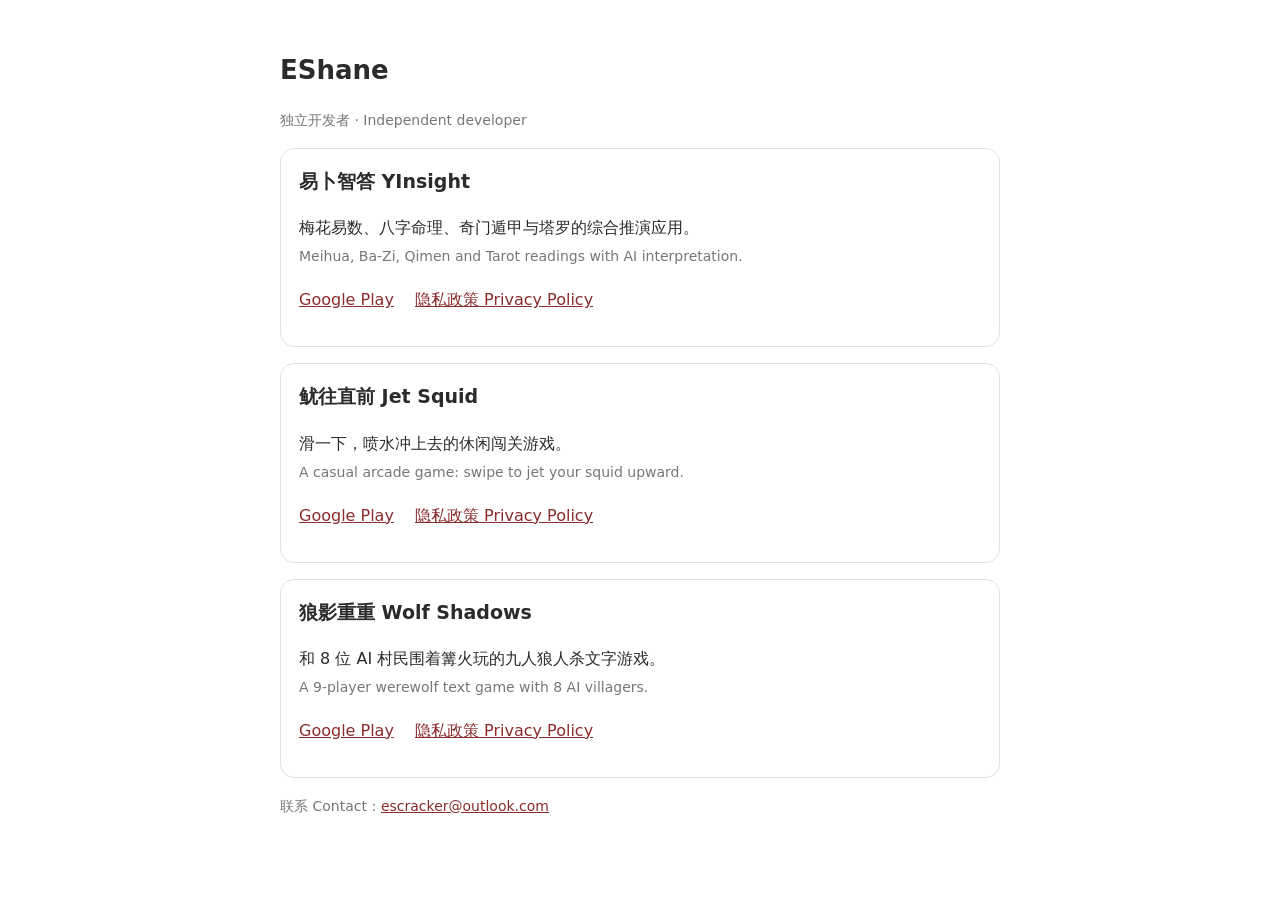
<file: index.html>
<!DOCTYPE html>
<html lang="zh-CN">
<head>
<meta charset="utf-8">
<meta name="viewport" content="width=device-width, initial-scale=1">
<title>EShane · Apps</title>
<link rel="stylesheet" href="style.css">
</head>
<body>
  <h1>EShane</h1>
  <p class="muted">独立开发者 · Independent developer</p>

  <div class="app">
    <h2>易卜智答 YInsight</h2>
    <p>梅花易数、八字命理、奇门遁甲与塔罗的综合推演应用。<br>
    <span class="muted">Meihua, Ba-Zi, Qimen and Tarot readings with AI interpretation.</span></p>
    <p class="links">
      <a href="https://play.google.com/store/apps/details?id=com.escracker.yinsight">Google Play</a>
      <a href="privacy-yinsight.html">隐私政策 Privacy Policy</a>
    </p>
  </div>

  <div class="app">
    <h2>鱿往直前 Jet Squid</h2>
    <p>滑一下，喷水冲上去的休闲闯关游戏。<br>
    <span class="muted">A casual arcade game: swipe to jet your squid upward.</span></p>
    <p class="links">
      <a href="https://play.google.com/store/apps/details?id=com.shane.jetsquid">Google Play</a>
      <a href="privacy-jetsquid.html">隐私政策 Privacy Policy</a>
    </p>
  </div>

  <div class="app">
    <h2>狼影重重 Wolf Shadows</h2>
    <p>和 8 位 AI 村民围着篝火玩的九人狼人杀文字游戏。<br>
    <span class="muted">A 9-player werewolf text game with 8 AI villagers.</span></p>
    <p class="links">
      <a href="https://play.google.com/store/apps/details?id=com.shane.wolfshadows">Google Play</a>
      <a href="privacy-wolfshadows.html">隐私政策 Privacy Policy</a>
    </p>
  </div>

  <p class="muted">联系 Contact：<a href="mailto:escracker@outlook.com">escracker@outlook.com</a></p>
</body>
</html>
</file>
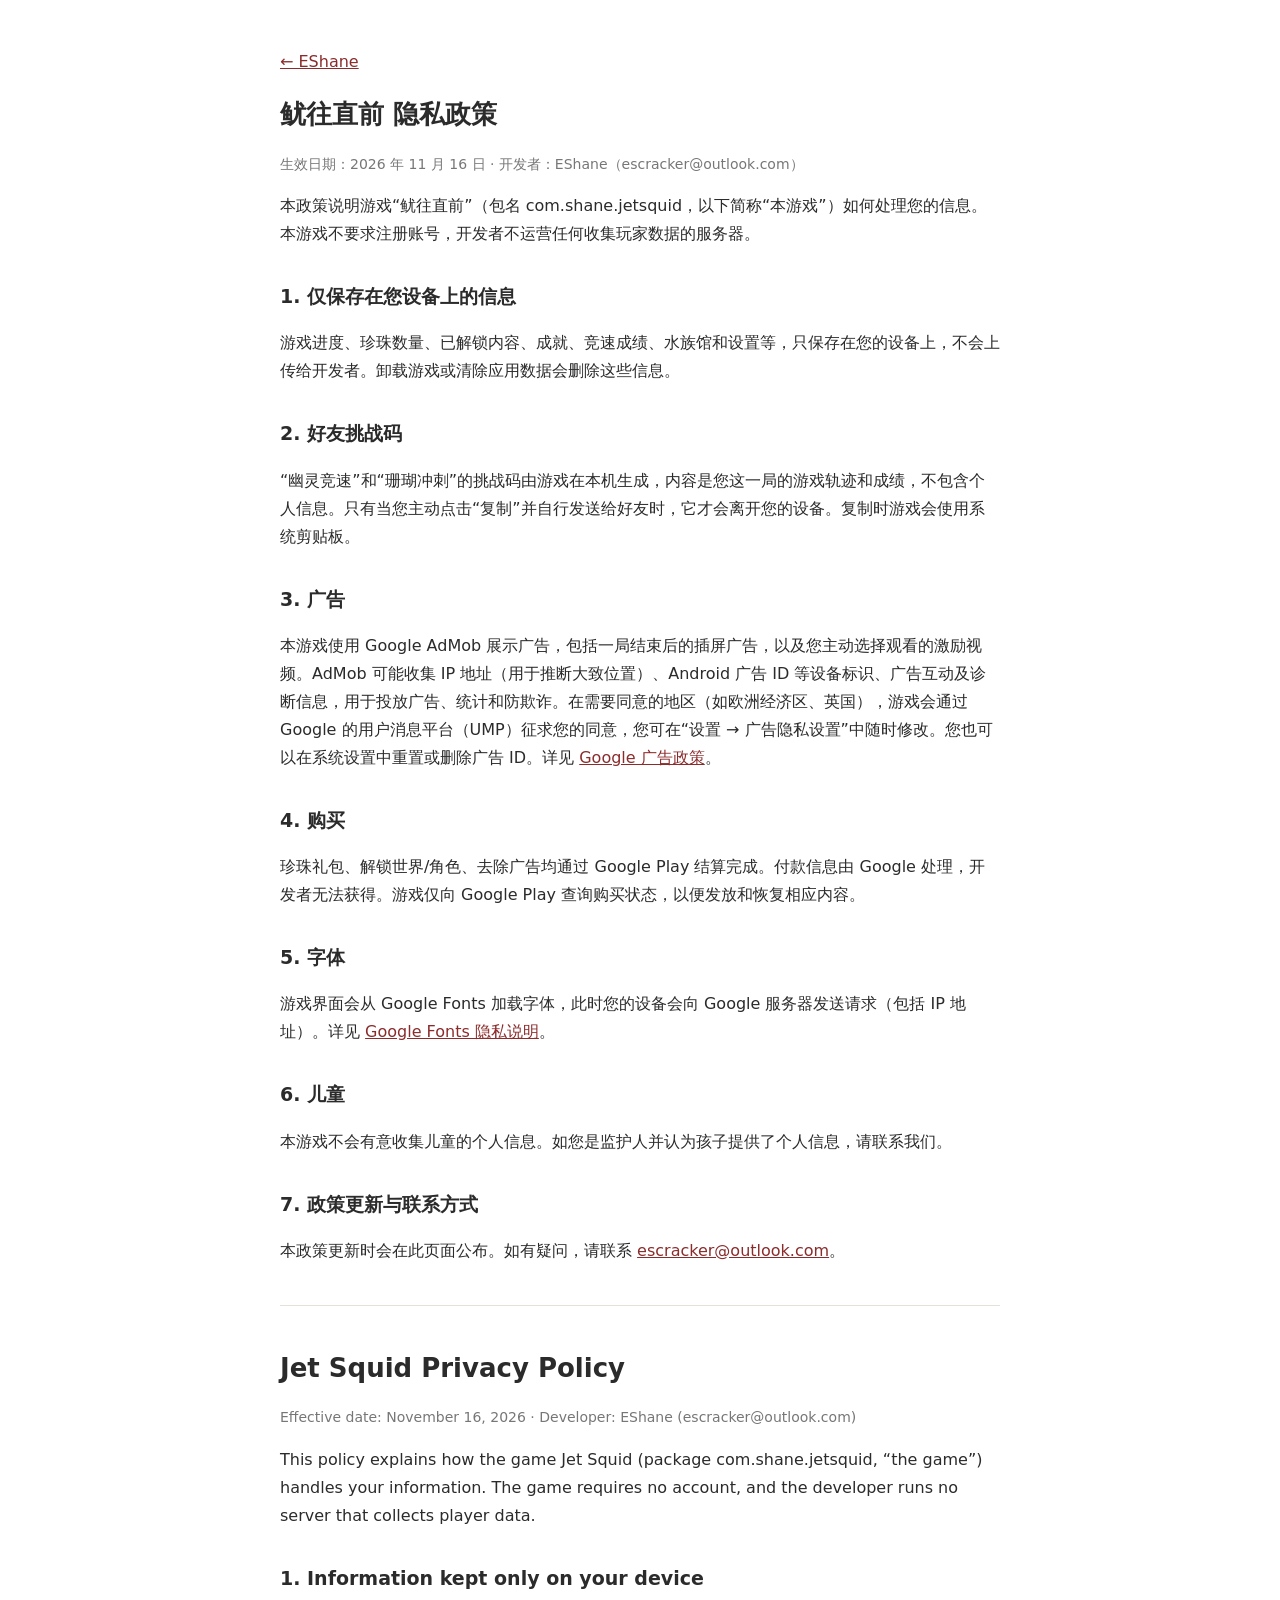
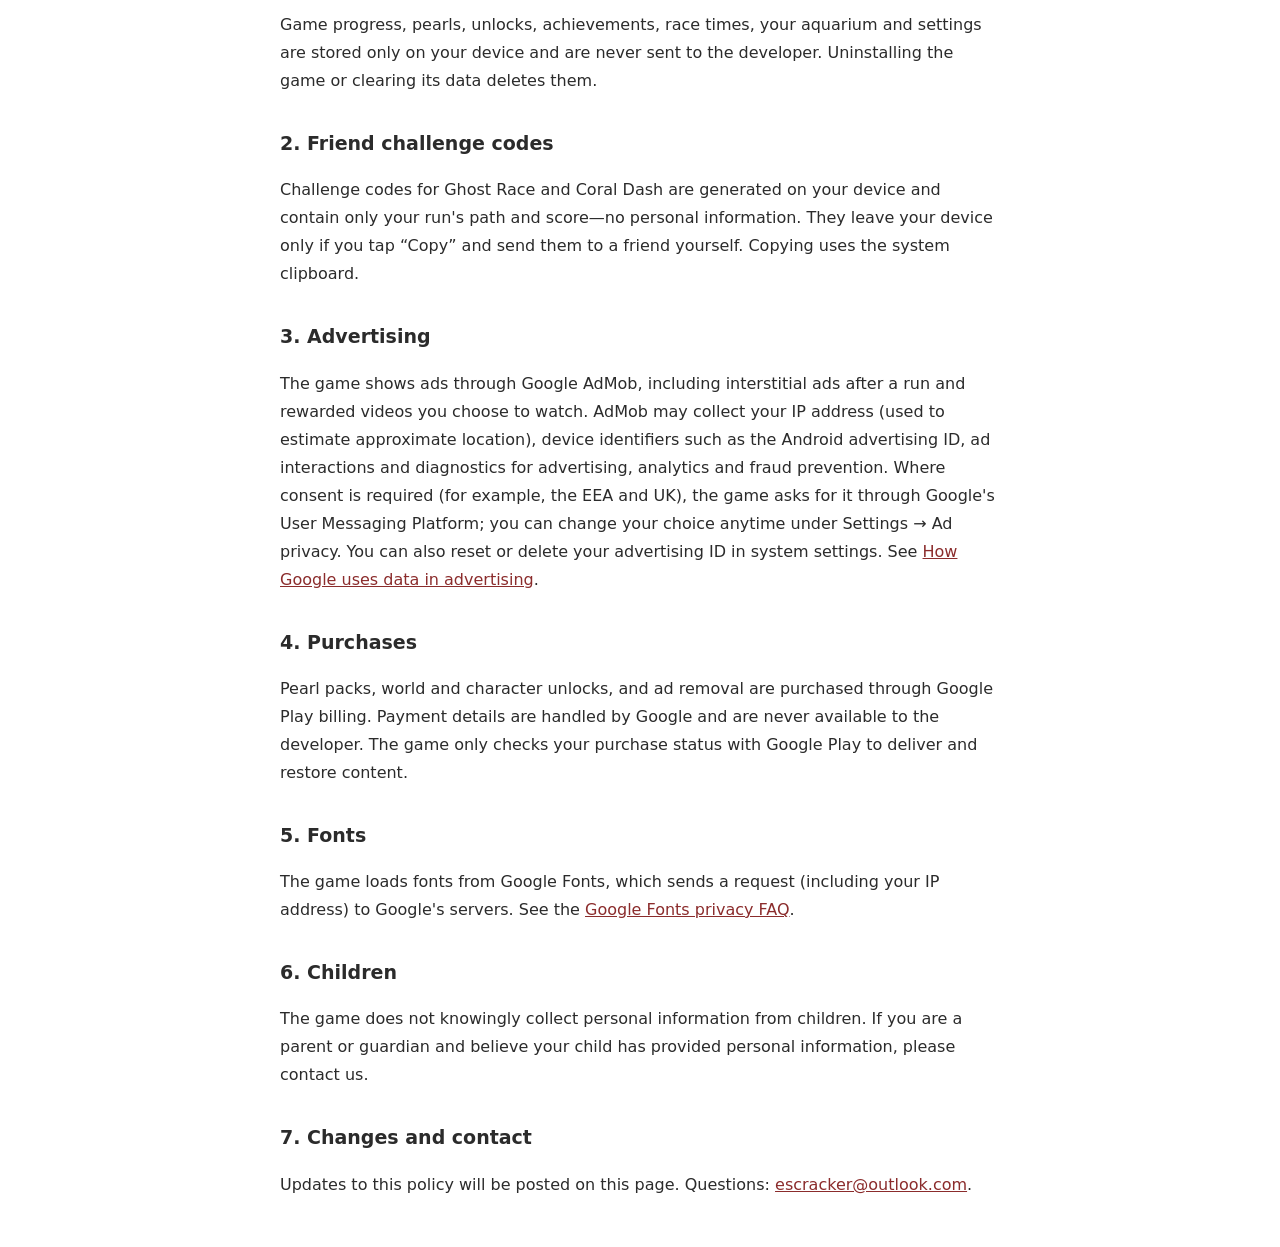
<file: privacy-jetsquid.html>
<!DOCTYPE html>
<html lang="zh-CN">
<head>
<meta charset="utf-8">
<meta name="viewport" content="width=device-width, initial-scale=1">
<title>鱿往直前 Jet Squid · 隐私政策 Privacy Policy</title>
<link rel="stylesheet" href="style.css">
</head>
<body>
<p><a href="index.html">← EShane</a></p>
<h1>鱿往直前 隐私政策</h1>
<p class="muted">生效日期：2026 年 11 月 16 日 · 开发者：EShane（escracker@outlook.com）</p>

<p>本政策说明游戏“鱿往直前”（包名 com.shane.jetsquid，以下简称“本游戏”）如何处理您的信息。本游戏不要求注册账号，开发者不运营任何收集玩家数据的服务器。</p>

<h2>1. 仅保存在您设备上的信息</h2>
<p>游戏进度、珍珠数量、已解锁内容、成就、竞速成绩、水族馆和设置等，只保存在您的设备上，不会上传给开发者。卸载游戏或清除应用数据会删除这些信息。</p>

<h2>2. 好友挑战码</h2>
<p>“幽灵竞速”和“珊瑚冲刺”的挑战码由游戏在本机生成，内容是您这一局的游戏轨迹和成绩，不包含个人信息。只有当您主动点击“复制”并自行发送给好友时，它才会离开您的设备。复制时游戏会使用系统剪贴板。</p>

<h2>3. 广告</h2>
<p>本游戏使用 Google AdMob 展示广告，包括一局结束后的插屏广告，以及您主动选择观看的激励视频。AdMob 可能收集 IP 地址（用于推断大致位置）、Android 广告 ID 等设备标识、广告互动及诊断信息，用于投放广告、统计和防欺诈。在需要同意的地区（如欧洲经济区、英国），游戏会通过 Google 的用户消息平台（UMP）征求您的同意，您可在“设置 → 广告隐私设置”中随时修改。您也可以在系统设置中重置或删除广告 ID。详见 <a href="https://policies.google.com/technologies/ads">Google 广告政策</a>。</p>

<h2>4. 购买</h2>
<p>珍珠礼包、解锁世界/角色、去除广告均通过 Google Play 结算完成。付款信息由 Google 处理，开发者无法获得。游戏仅向 Google Play 查询购买状态，以便发放和恢复相应内容。</p>

<h2>5. 字体</h2>
<p>游戏界面会从 Google Fonts 加载字体，此时您的设备会向 Google 服务器发送请求（包括 IP 地址）。详见 <a href="https://developers.google.com/fonts/faq/privacy">Google Fonts 隐私说明</a>。</p>

<h2>6. 儿童</h2>
<p>本游戏不会有意收集儿童的个人信息。如您是监护人并认为孩子提供了个人信息，请联系我们。</p>

<h2>7. 政策更新与联系方式</h2>
<p>本政策更新时会在此页面公布。如有疑问，请联系 <a href="mailto:escracker@outlook.com">escracker@outlook.com</a>。</p>

<hr>

<h1>Jet Squid Privacy Policy</h1>
<p class="muted">Effective date: November 16, 2026 · Developer: EShane (escracker@outlook.com)</p>

<p>This policy explains how the game Jet Squid (package com.shane.jetsquid, “the game”) handles your information. The game requires no account, and the developer runs no server that collects player data.</p>

<h2>1. Information kept only on your device</h2>
<p>Game progress, pearls, unlocks, achievements, race times, your aquarium and settings are stored only on your device and are never sent to the developer. Uninstalling the game or clearing its data deletes them.</p>

<h2>2. Friend challenge codes</h2>
<p>Challenge codes for Ghost Race and Coral Dash are generated on your device and contain only your run's path and score—no personal information. They leave your device only if you tap “Copy” and send them to a friend yourself. Copying uses the system clipboard.</p>

<h2>3. Advertising</h2>
<p>The game shows ads through Google AdMob, including interstitial ads after a run and rewarded videos you choose to watch. AdMob may collect your IP address (used to estimate approximate location), device identifiers such as the Android advertising ID, ad interactions and diagnostics for advertising, analytics and fraud prevention. Where consent is required (for example, the EEA and UK), the game asks for it through Google's User Messaging Platform; you can change your choice anytime under Settings → Ad privacy. You can also reset or delete your advertising ID in system settings. See <a href="https://policies.google.com/technologies/ads">How Google uses data in advertising</a>.</p>

<h2>4. Purchases</h2>
<p>Pearl packs, world and character unlocks, and ad removal are purchased through Google Play billing. Payment details are handled by Google and are never available to the developer. The game only checks your purchase status with Google Play to deliver and restore content.</p>

<h2>5. Fonts</h2>
<p>The game loads fonts from Google Fonts, which sends a request (including your IP address) to Google's servers. See the <a href="https://developers.google.com/fonts/faq/privacy">Google Fonts privacy FAQ</a>.</p>

<h2>6. Children</h2>
<p>The game does not knowingly collect personal information from children. If you are a parent or guardian and believe your child has provided personal information, please contact us.</p>

<h2>7. Changes and contact</h2>
<p>Updates to this policy will be posted on this page. Questions: <a href="mailto:escracker@outlook.com">escracker@outlook.com</a>.</p>
</body>
</html>
</file>
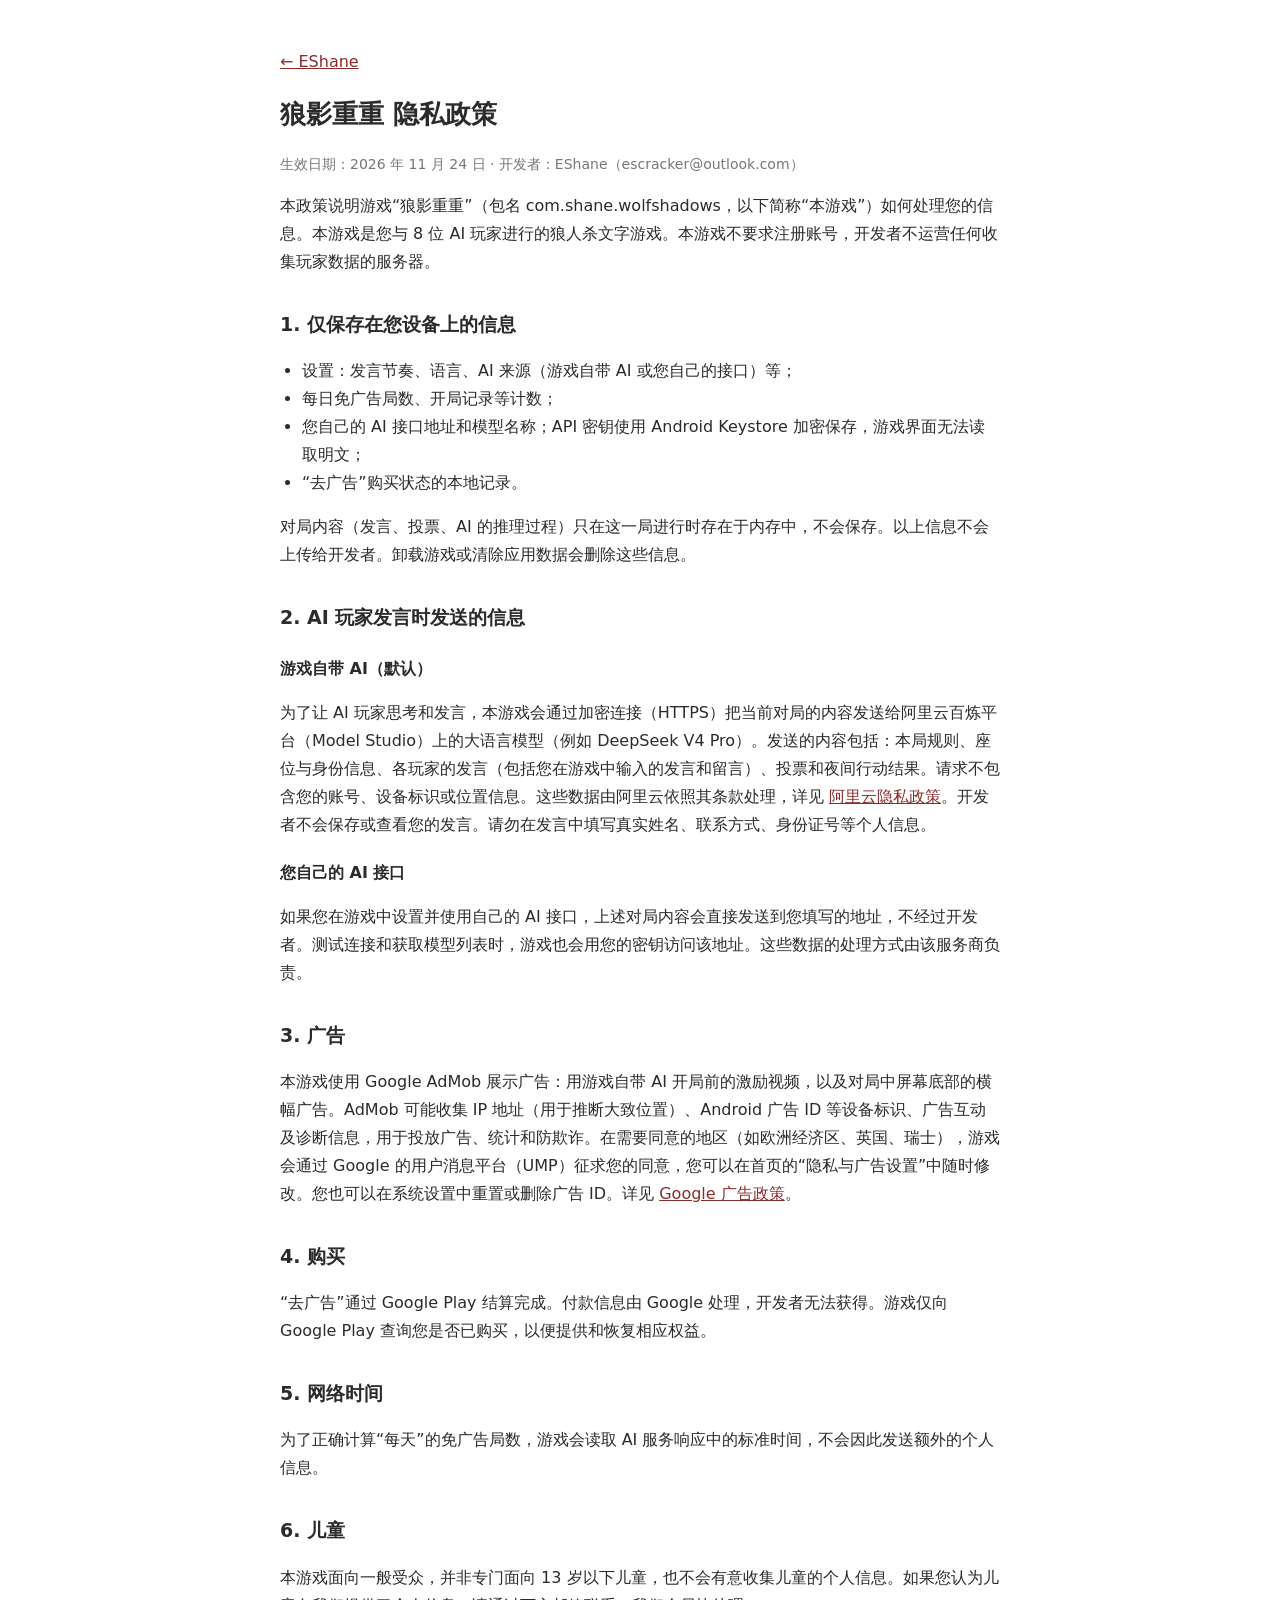
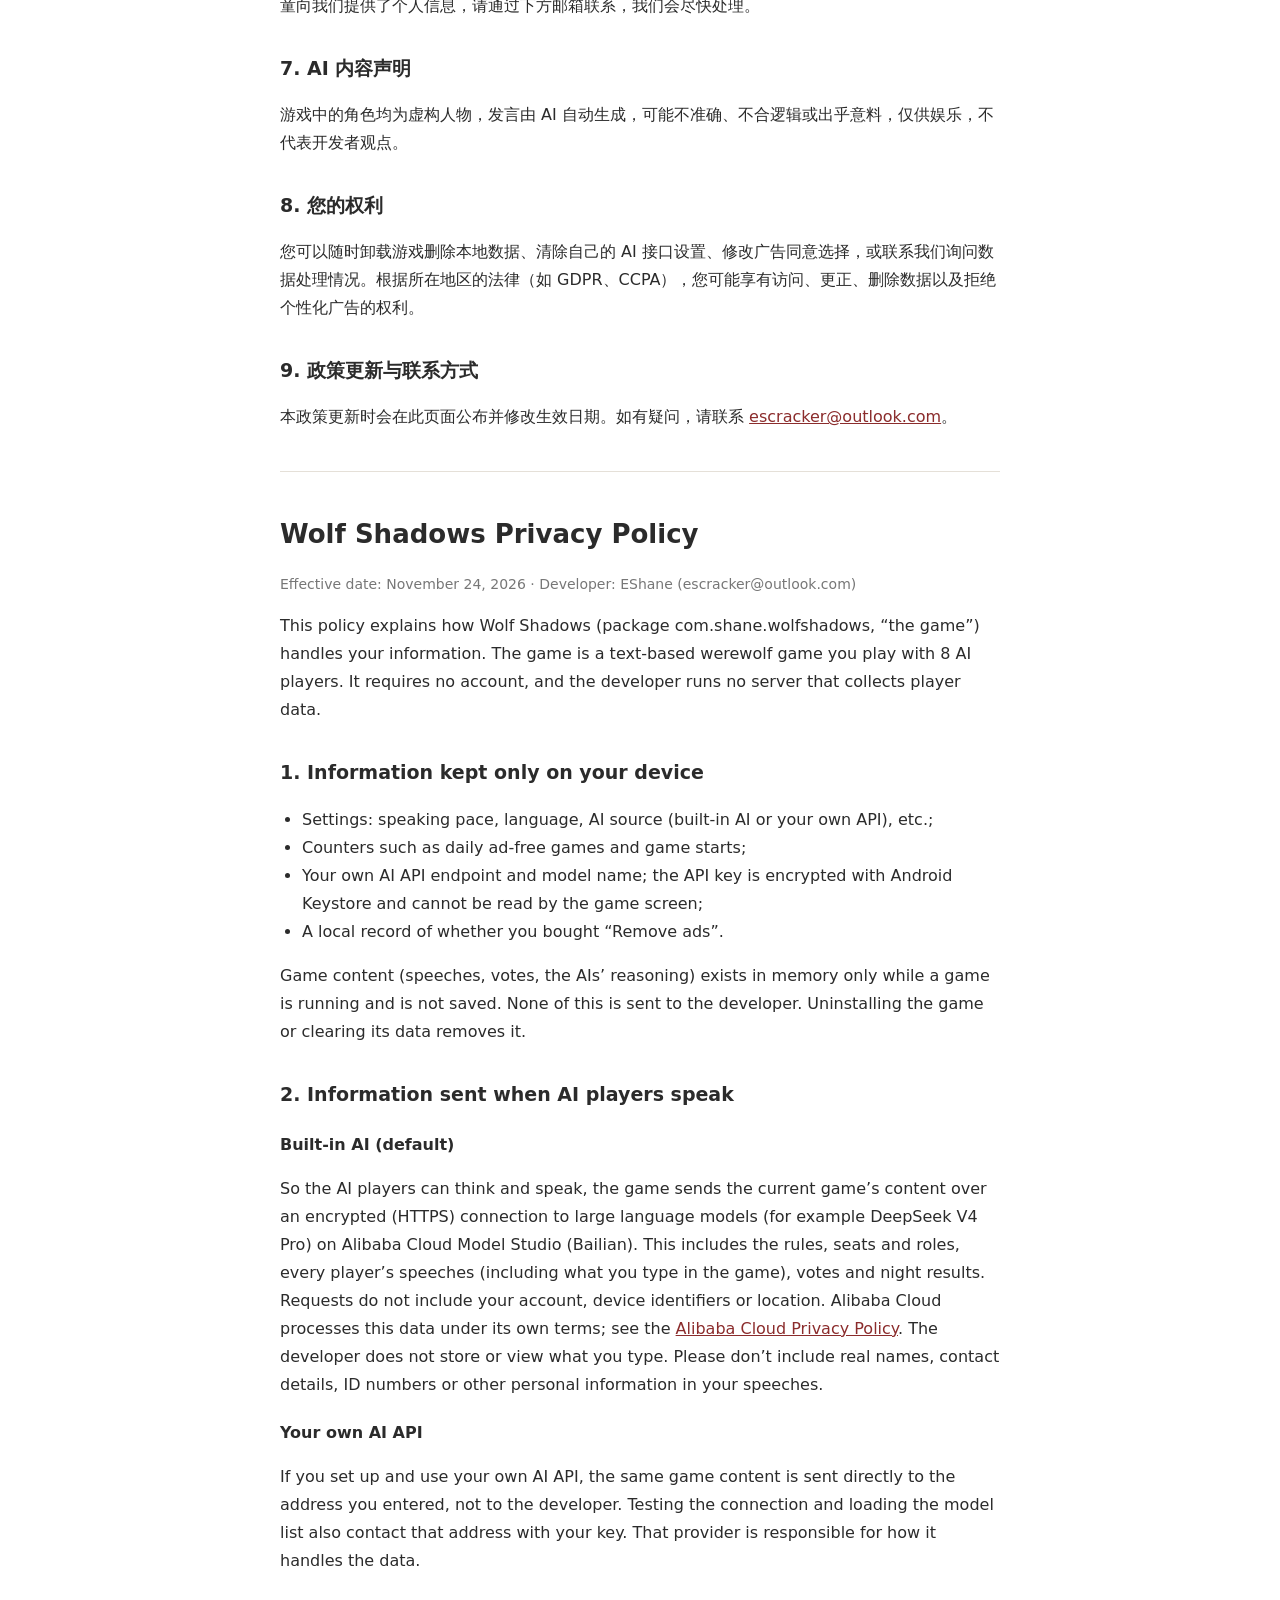
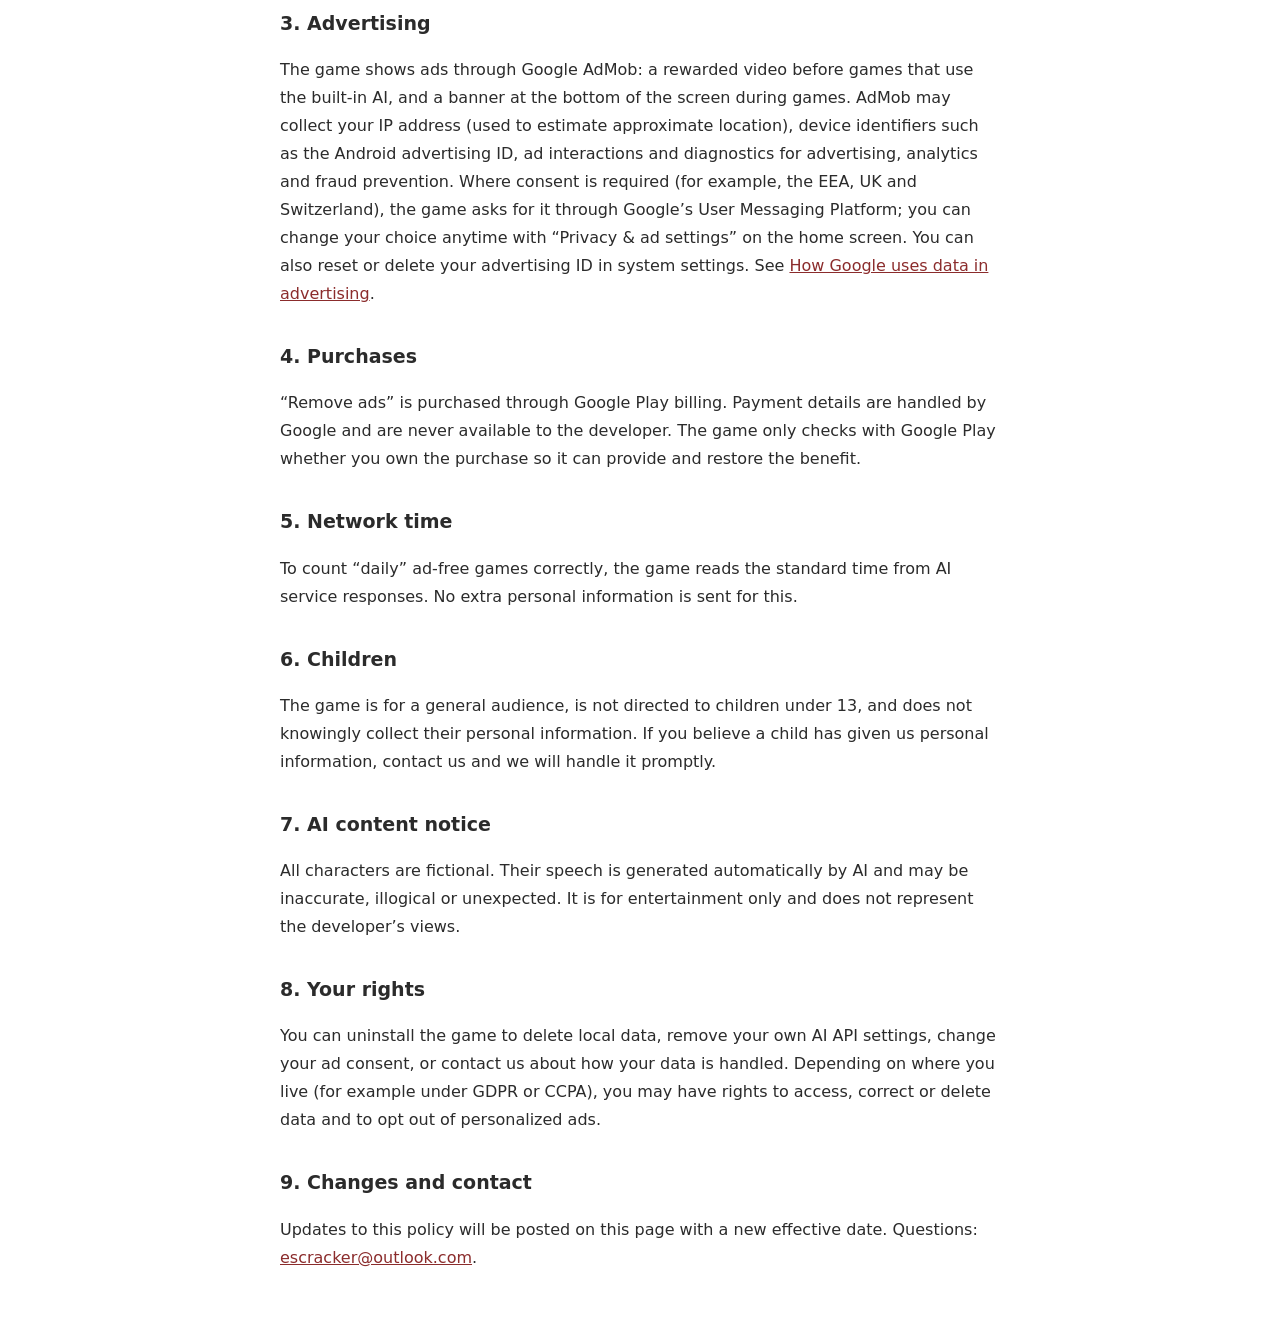
<file: privacy-wolfshadows.html>
<!DOCTYPE html>
<html lang="zh-CN">
<head>
<meta charset="utf-8">
<meta name="viewport" content="width=device-width, initial-scale=1">
<title>狼影重重 Wolf Shadows · 隐私政策 Privacy Policy</title>
<link rel="stylesheet" href="style.css">
</head>
<body>
<p><a href="index.html">← EShane</a></p>
<h1>狼影重重 隐私政策</h1>
<p class="muted">生效日期：2026 年 11 月 24 日 · 开发者：EShane（escracker@outlook.com）</p>

<p>本政策说明游戏“狼影重重”（包名 com.shane.wolfshadows，以下简称“本游戏”）如何处理您的信息。本游戏是您与 8 位 AI 玩家进行的狼人杀文字游戏。本游戏不要求注册账号，开发者不运营任何收集玩家数据的服务器。</p>

<h2>1. 仅保存在您设备上的信息</h2>
<ul>
  <li>设置：发言节奏、语言、AI 来源（游戏自带 AI 或您自己的接口）等；</li>
  <li>每日免广告局数、开局记录等计数；</li>
  <li>您自己的 AI 接口地址和模型名称；API 密钥使用 Android Keystore 加密保存，游戏界面无法读取明文；</li>
  <li>“去广告”购买状态的本地记录。</li>
</ul>
<p>对局内容（发言、投票、AI 的推理过程）只在这一局进行时存在于内存中，不会保存。以上信息不会上传给开发者。卸载游戏或清除应用数据会删除这些信息。</p>

<h2>2. AI 玩家发言时发送的信息</h2>
<h3>游戏自带 AI（默认）</h3>
<p>为了让 AI 玩家思考和发言，本游戏会通过加密连接（HTTPS）把当前对局的内容发送给阿里云百炼平台（Model Studio）上的大语言模型（例如 DeepSeek V4 Pro）。发送的内容包括：本局规则、座位与身份信息、各玩家的发言（包括您在游戏中输入的发言和留言）、投票和夜间行动结果。请求不包含您的账号、设备标识或位置信息。这些数据由阿里云依照其条款处理，详见 <a href="https://terms.aliyun.com/legal-agreement/terms/suit_bu1_ali_cloud/suit_bu1_ali_cloud201902141711_54837.html">阿里云隐私政策</a>。开发者不会保存或查看您的发言。请勿在发言中填写真实姓名、联系方式、身份证号等个人信息。</p>
<h3>您自己的 AI 接口</h3>
<p>如果您在游戏中设置并使用自己的 AI 接口，上述对局内容会直接发送到您填写的地址，不经过开发者。测试连接和获取模型列表时，游戏也会用您的密钥访问该地址。这些数据的处理方式由该服务商负责。</p>

<h2>3. 广告</h2>
<p>本游戏使用 Google AdMob 展示广告：用游戏自带 AI 开局前的激励视频，以及对局中屏幕底部的横幅广告。AdMob 可能收集 IP 地址（用于推断大致位置）、Android 广告 ID 等设备标识、广告互动及诊断信息，用于投放广告、统计和防欺诈。在需要同意的地区（如欧洲经济区、英国、瑞士），游戏会通过 Google 的用户消息平台（UMP）征求您的同意，您可以在首页的“隐私与广告设置”中随时修改。您也可以在系统设置中重置或删除广告 ID。详见 <a href="https://policies.google.com/technologies/ads">Google 广告政策</a>。</p>

<h2>4. 购买</h2>
<p>“去广告”通过 Google Play 结算完成。付款信息由 Google 处理，开发者无法获得。游戏仅向 Google Play 查询您是否已购买，以便提供和恢复相应权益。</p>

<h2>5. 网络时间</h2>
<p>为了正确计算“每天”的免广告局数，游戏会读取 AI 服务响应中的标准时间，不会因此发送额外的个人信息。</p>

<h2>6. 儿童</h2>
<p>本游戏面向一般受众，并非专门面向 13 岁以下儿童，也不会有意收集儿童的个人信息。如果您认为儿童向我们提供了个人信息，请通过下方邮箱联系，我们会尽快处理。</p>

<h2>7. AI 内容声明</h2>
<p>游戏中的角色均为虚构人物，发言由 AI 自动生成，可能不准确、不合逻辑或出乎意料，仅供娱乐，不代表开发者观点。</p>

<h2>8. 您的权利</h2>
<p>您可以随时卸载游戏删除本地数据、清除自己的 AI 接口设置、修改广告同意选择，或联系我们询问数据处理情况。根据所在地区的法律（如 GDPR、CCPA），您可能享有访问、更正、删除数据以及拒绝个性化广告的权利。</p>

<h2>9. 政策更新与联系方式</h2>
<p>本政策更新时会在此页面公布并修改生效日期。如有疑问，请联系 <a href="mailto:escracker@outlook.com">escracker@outlook.com</a>。</p>

<hr>

<h1>Wolf Shadows Privacy Policy</h1>
<p class="muted">Effective date: November 24, 2026 · Developer: EShane (escracker@outlook.com)</p>

<p>This policy explains how Wolf Shadows (package com.shane.wolfshadows, “the game”) handles your information. The game is a text-based werewolf game you play with 8 AI players. It requires no account, and the developer runs no server that collects player data.</p>

<h2>1. Information kept only on your device</h2>
<ul>
  <li>Settings: speaking pace, language, AI source (built-in AI or your own API), etc.;</li>
  <li>Counters such as daily ad-free games and game starts;</li>
  <li>Your own AI API endpoint and model name; the API key is encrypted with Android Keystore and cannot be read by the game screen;</li>
  <li>A local record of whether you bought “Remove ads”.</li>
</ul>
<p>Game content (speeches, votes, the AIs’ reasoning) exists in memory only while a game is running and is not saved. None of this is sent to the developer. Uninstalling the game or clearing its data removes it.</p>

<h2>2. Information sent when AI players speak</h2>
<h3>Built-in AI (default)</h3>
<p>So the AI players can think and speak, the game sends the current game’s content over an encrypted (HTTPS) connection to large language models (for example DeepSeek V4 Pro) on Alibaba Cloud Model Studio (Bailian). This includes the rules, seats and roles, every player’s speeches (including what you type in the game), votes and night results. Requests do not include your account, device identifiers or location. Alibaba Cloud processes this data under its own terms; see the <a href="https://www.alibabacloud.com/help/en/legal/latest/alibaba-cloud-international-website-privacy-policy">Alibaba Cloud Privacy Policy</a>. The developer does not store or view what you type. Please don’t include real names, contact details, ID numbers or other personal information in your speeches.</p>
<h3>Your own AI API</h3>
<p>If you set up and use your own AI API, the same game content is sent directly to the address you entered, not to the developer. Testing the connection and loading the model list also contact that address with your key. That provider is responsible for how it handles the data.</p>

<h2>3. Advertising</h2>
<p>The game shows ads through Google AdMob: a rewarded video before games that use the built-in AI, and a banner at the bottom of the screen during games. AdMob may collect your IP address (used to estimate approximate location), device identifiers such as the Android advertising ID, ad interactions and diagnostics for advertising, analytics and fraud prevention. Where consent is required (for example, the EEA, UK and Switzerland), the game asks for it through Google’s User Messaging Platform; you can change your choice anytime with “Privacy &amp; ad settings” on the home screen. You can also reset or delete your advertising ID in system settings. See <a href="https://policies.google.com/technologies/ads">How Google uses data in advertising</a>.</p>

<h2>4. Purchases</h2>
<p>“Remove ads” is purchased through Google Play billing. Payment details are handled by Google and are never available to the developer. The game only checks with Google Play whether you own the purchase so it can provide and restore the benefit.</p>

<h2>5. Network time</h2>
<p>To count “daily” ad-free games correctly, the game reads the standard time from AI service responses. No extra personal information is sent for this.</p>

<h2>6. Children</h2>
<p>The game is for a general audience, is not directed to children under 13, and does not knowingly collect their personal information. If you believe a child has given us personal information, contact us and we will handle it promptly.</p>

<h2>7. AI content notice</h2>
<p>All characters are fictional. Their speech is generated automatically by AI and may be inaccurate, illogical or unexpected. It is for entertainment only and does not represent the developer’s views.</p>

<h2>8. Your rights</h2>
<p>You can uninstall the game to delete local data, remove your own AI API settings, change your ad consent, or contact us about how your data is handled. Depending on where you live (for example under GDPR or CCPA), you may have rights to access, correct or delete data and to opt out of personalized ads.</p>

<h2>9. Changes and contact</h2>
<p>Updates to this policy will be posted on this page with a new effective date. Questions: <a href="mailto:escracker@outlook.com">escracker@outlook.com</a>.</p>
</body>
</html>
</file>
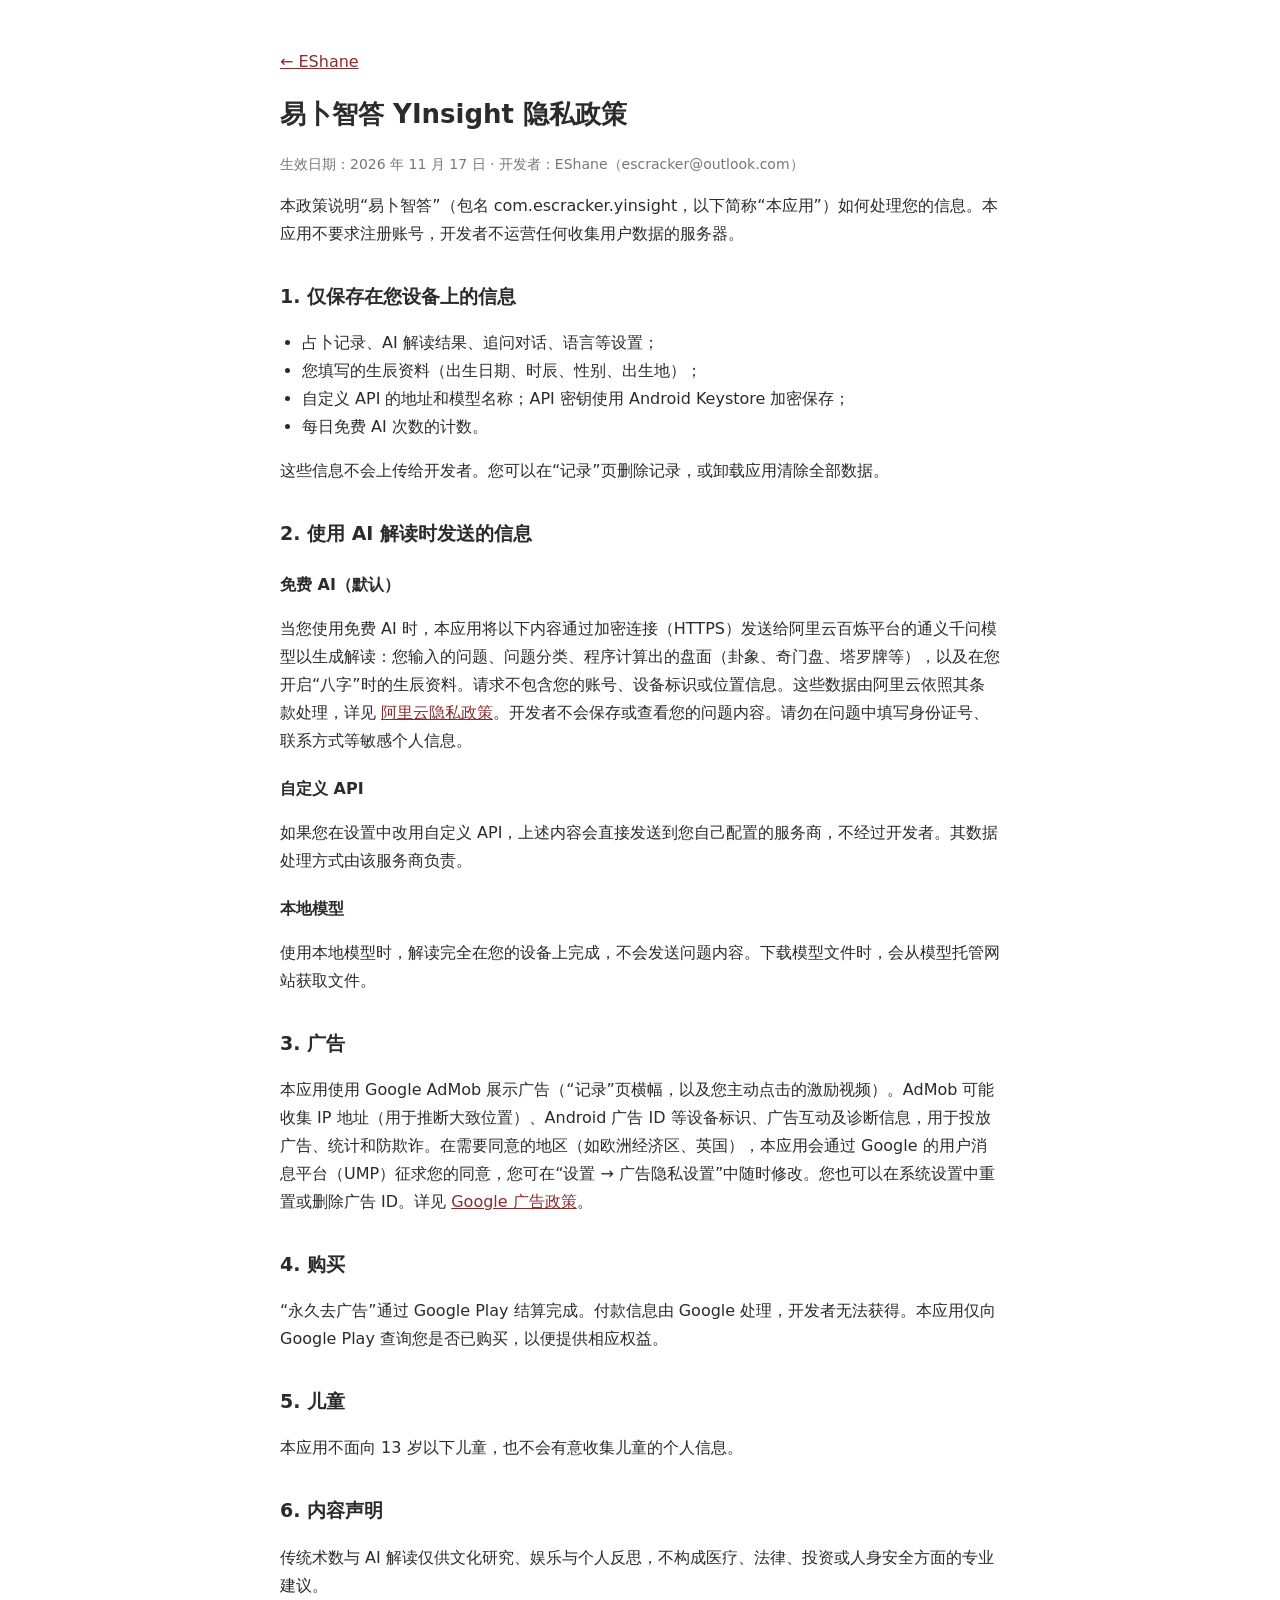
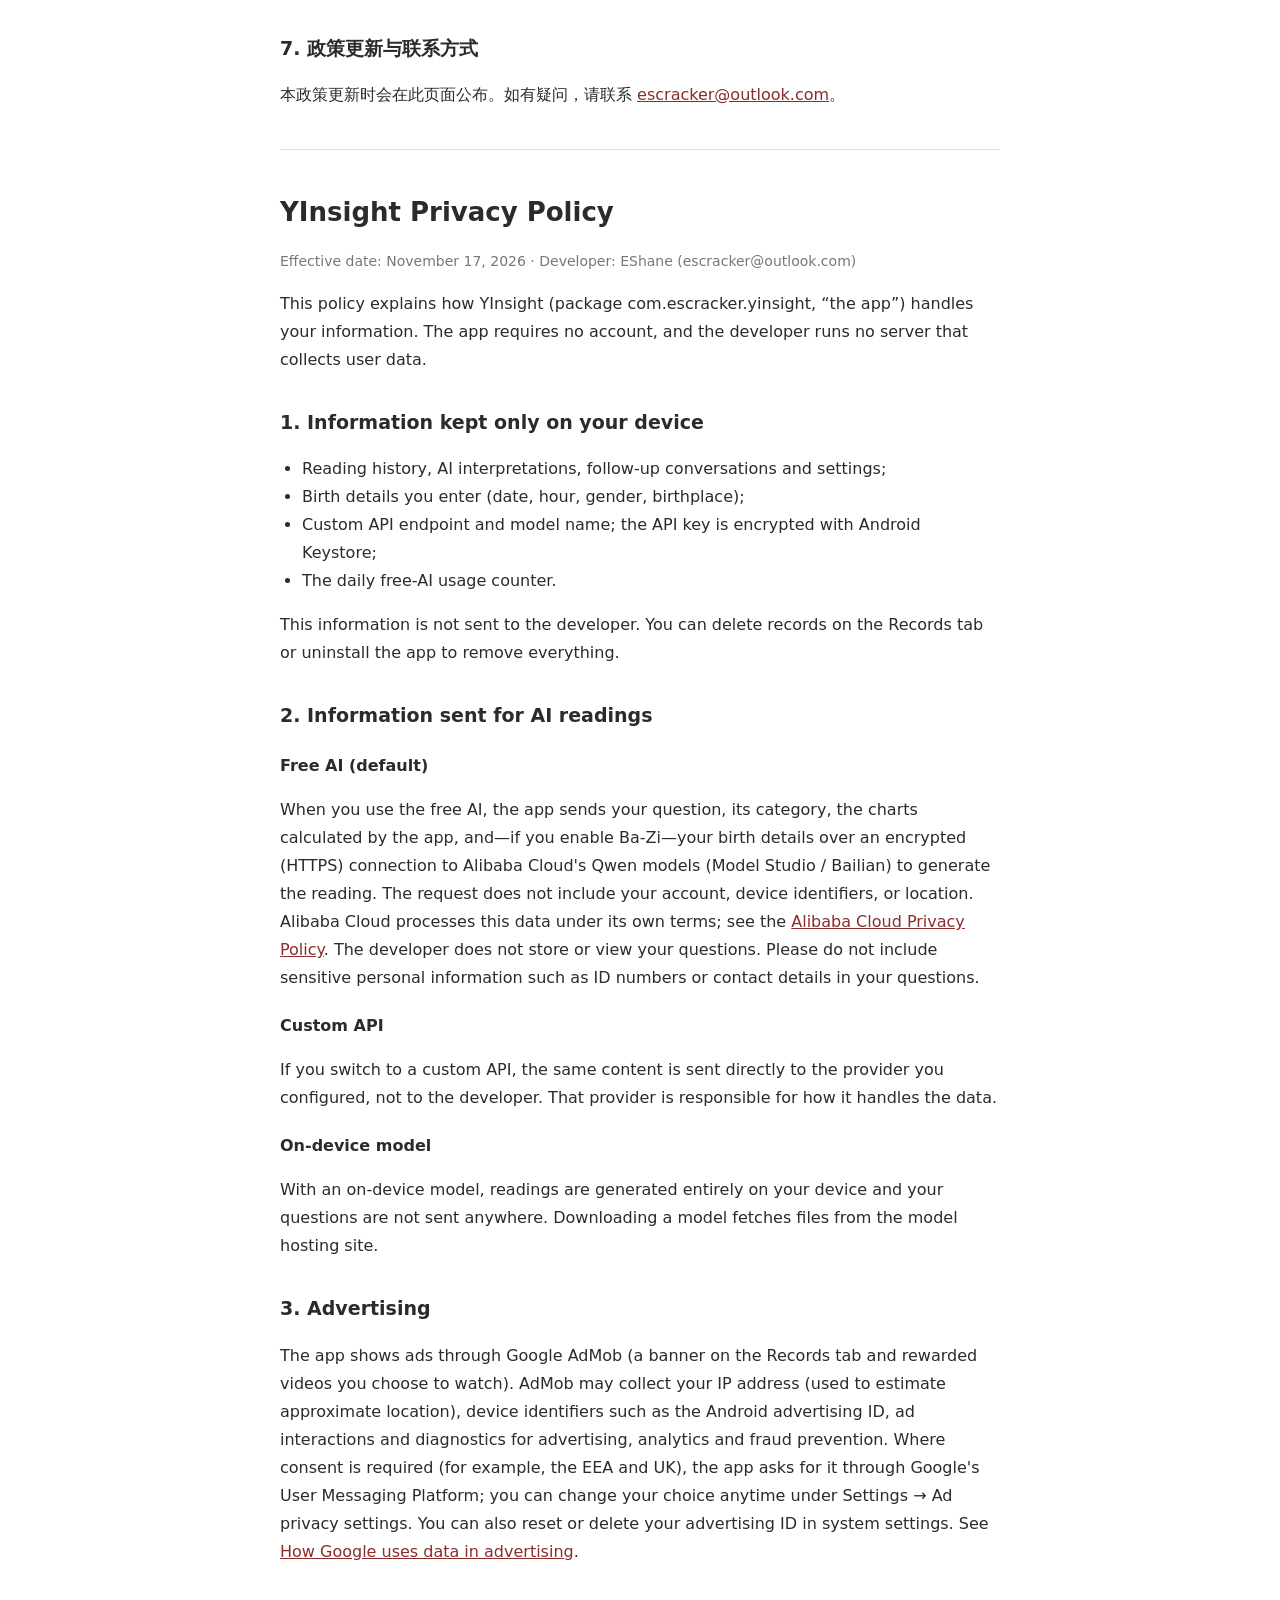
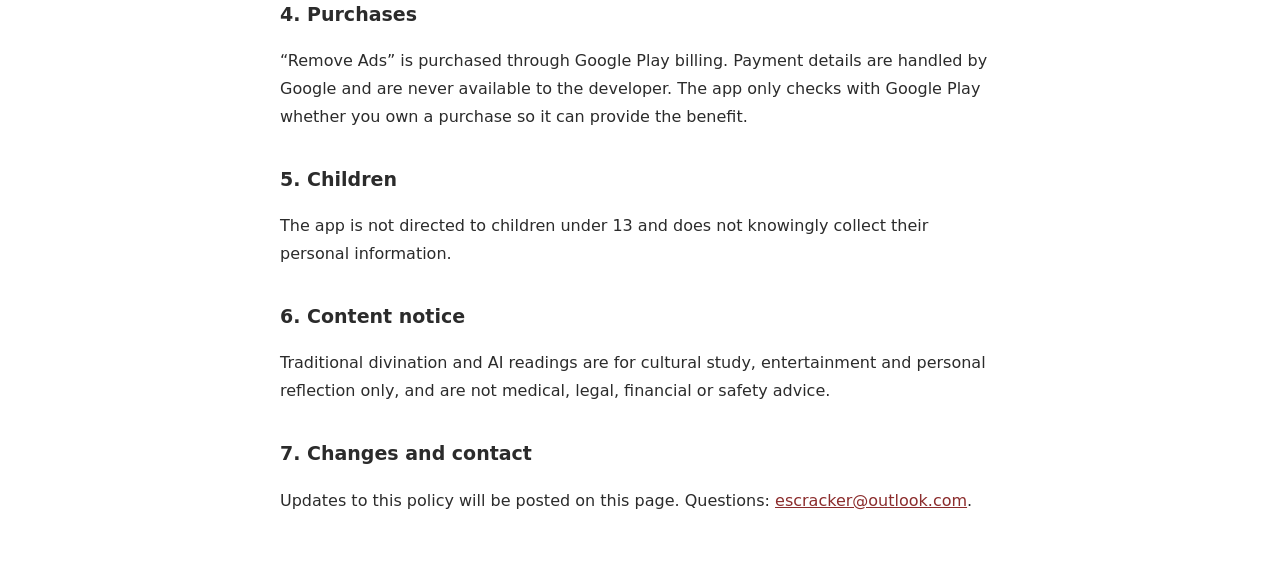
<file: privacy-yinsight.html>
<!DOCTYPE html>
<html lang="zh-CN">
<head>
<meta charset="utf-8">
<meta name="viewport" content="width=device-width, initial-scale=1">
<title>易卜智答 YInsight · 隐私政策 Privacy Policy</title>
<link rel="stylesheet" href="style.css">
</head>
<body>
<p><a href="index.html">← EShane</a></p>
<h1>易卜智答 YInsight 隐私政策</h1>
<p class="muted">生效日期：2026 年 11 月 17 日 · 开发者：EShane（escracker@outlook.com）</p>

<p>本政策说明“易卜智答”（包名 com.escracker.yinsight，以下简称“本应用”）如何处理您的信息。本应用不要求注册账号，开发者不运营任何收集用户数据的服务器。</p>

<h2>1. 仅保存在您设备上的信息</h2>
<ul>
  <li>占卜记录、AI 解读结果、追问对话、语言等设置；</li>
  <li>您填写的生辰资料（出生日期、时辰、性别、出生地）；</li>
  <li>自定义 API 的地址和模型名称；API 密钥使用 Android Keystore 加密保存；</li>
  <li>每日免费 AI 次数的计数。</li>
</ul>
<p>这些信息不会上传给开发者。您可以在“记录”页删除记录，或卸载应用清除全部数据。</p>

<h2>2. 使用 AI 解读时发送的信息</h2>
<h3>免费 AI（默认）</h3>
<p>当您使用免费 AI 时，本应用将以下内容通过加密连接（HTTPS）发送给阿里云百炼平台的通义千问模型以生成解读：您输入的问题、问题分类、程序计算出的盘面（卦象、奇门盘、塔罗牌等），以及在您开启“八字”时的生辰资料。请求不包含您的账号、设备标识或位置信息。这些数据由阿里云依照其条款处理，详见 <a href="https://terms.aliyun.com/legal-agreement/terms/suit_bu1_ali_cloud/suit_bu1_ali_cloud201902141711_54837.html">阿里云隐私政策</a>。开发者不会保存或查看您的问题内容。请勿在问题中填写身份证号、联系方式等敏感个人信息。</p>
<h3>自定义 API</h3>
<p>如果您在设置中改用自定义 API，上述内容会直接发送到您自己配置的服务商，不经过开发者。其数据处理方式由该服务商负责。</p>
<h3>本地模型</h3>
<p>使用本地模型时，解读完全在您的设备上完成，不会发送问题内容。下载模型文件时，会从模型托管网站获取文件。</p>

<h2>3. 广告</h2>
<p>本应用使用 Google AdMob 展示广告（“记录”页横幅，以及您主动点击的激励视频）。AdMob 可能收集 IP 地址（用于推断大致位置）、Android 广告 ID 等设备标识、广告互动及诊断信息，用于投放广告、统计和防欺诈。在需要同意的地区（如欧洲经济区、英国），本应用会通过 Google 的用户消息平台（UMP）征求您的同意，您可在“设置 → 广告隐私设置”中随时修改。您也可以在系统设置中重置或删除广告 ID。详见 <a href="https://policies.google.com/technologies/ads">Google 广告政策</a>。</p>

<h2>4. 购买</h2>
<p>“永久去广告”通过 Google Play 结算完成。付款信息由 Google 处理，开发者无法获得。本应用仅向 Google Play 查询您是否已购买，以便提供相应权益。</p>

<h2>5. 儿童</h2>
<p>本应用不面向 13 岁以下儿童，也不会有意收集儿童的个人信息。</p>

<h2>6. 内容声明</h2>
<p>传统术数与 AI 解读仅供文化研究、娱乐与个人反思，不构成医疗、法律、投资或人身安全方面的专业建议。</p>

<h2>7. 政策更新与联系方式</h2>
<p>本政策更新时会在此页面公布。如有疑问，请联系 <a href="mailto:escracker@outlook.com">escracker@outlook.com</a>。</p>

<hr>

<h1>YInsight Privacy Policy</h1>
<p class="muted">Effective date: November 17, 2026 · Developer: EShane (escracker@outlook.com)</p>

<p>This policy explains how YInsight (package com.escracker.yinsight, “the app”) handles your information. The app requires no account, and the developer runs no server that collects user data.</p>

<h2>1. Information kept only on your device</h2>
<ul>
  <li>Reading history, AI interpretations, follow-up conversations and settings;</li>
  <li>Birth details you enter (date, hour, gender, birthplace);</li>
  <li>Custom API endpoint and model name; the API key is encrypted with Android Keystore;</li>
  <li>The daily free-AI usage counter.</li>
</ul>
<p>This information is not sent to the developer. You can delete records on the Records tab or uninstall the app to remove everything.</p>

<h2>2. Information sent for AI readings</h2>
<h3>Free AI (default)</h3>
<p>When you use the free AI, the app sends your question, its category, the charts calculated by the app, and—if you enable Ba-Zi—your birth details over an encrypted (HTTPS) connection to Alibaba Cloud's Qwen models (Model Studio / Bailian) to generate the reading. The request does not include your account, device identifiers, or location. Alibaba Cloud processes this data under its own terms; see the <a href="https://www.alibabacloud.com/help/en/legal/latest/alibaba-cloud-international-website-privacy-policy">Alibaba Cloud Privacy Policy</a>. The developer does not store or view your questions. Please do not include sensitive personal information such as ID numbers or contact details in your questions.</p>
<h3>Custom API</h3>
<p>If you switch to a custom API, the same content is sent directly to the provider you configured, not to the developer. That provider is responsible for how it handles the data.</p>
<h3>On-device model</h3>
<p>With an on-device model, readings are generated entirely on your device and your questions are not sent anywhere. Downloading a model fetches files from the model hosting site.</p>

<h2>3. Advertising</h2>
<p>The app shows ads through Google AdMob (a banner on the Records tab and rewarded videos you choose to watch). AdMob may collect your IP address (used to estimate approximate location), device identifiers such as the Android advertising ID, ad interactions and diagnostics for advertising, analytics and fraud prevention. Where consent is required (for example, the EEA and UK), the app asks for it through Google's User Messaging Platform; you can change your choice anytime under Settings → Ad privacy settings. You can also reset or delete your advertising ID in system settings. See <a href="https://policies.google.com/technologies/ads">How Google uses data in advertising</a>.</p>

<h2>4. Purchases</h2>
<p>“Remove Ads” is purchased through Google Play billing. Payment details are handled by Google and are never available to the developer. The app only checks with Google Play whether you own a purchase so it can provide the benefit.</p>

<h2>5. Children</h2>
<p>The app is not directed to children under 13 and does not knowingly collect their personal information.</p>

<h2>6. Content notice</h2>
<p>Traditional divination and AI readings are for cultural study, entertainment and personal reflection only, and are not medical, legal, financial or safety advice.</p>

<h2>7. Changes and contact</h2>
<p>Updates to this policy will be posted on this page. Questions: <a href="mailto:escracker@outlook.com">escracker@outlook.com</a>.</p>
</body>
</html>
</file>
<file: style.css>
body{font-family:system-ui,-apple-system,"PingFang SC","Microsoft YaHei",sans-serif;max-width:720px;margin:48px auto;padding:0 20px;color:#2b2b2b;line-height:1.75}
h1{font-size:26px;margin:0 0 4px}h2{font-size:19px;margin:32px 0 8px}h3{font-size:16px;margin:20px 0 6px}
.muted{color:#777;font-size:14px}a{color:#8b2c2c}
.app{border:1px solid #e5e0d8;border-radius:14px;padding:16px 18px;margin:16px 0}
.app h2{margin:0 0 4px}.links a{margin-right:16px}
hr{border:none;border-top:1px solid #e5e0d8;margin:40px 0}
ul{padding-left:22px}
</file>
